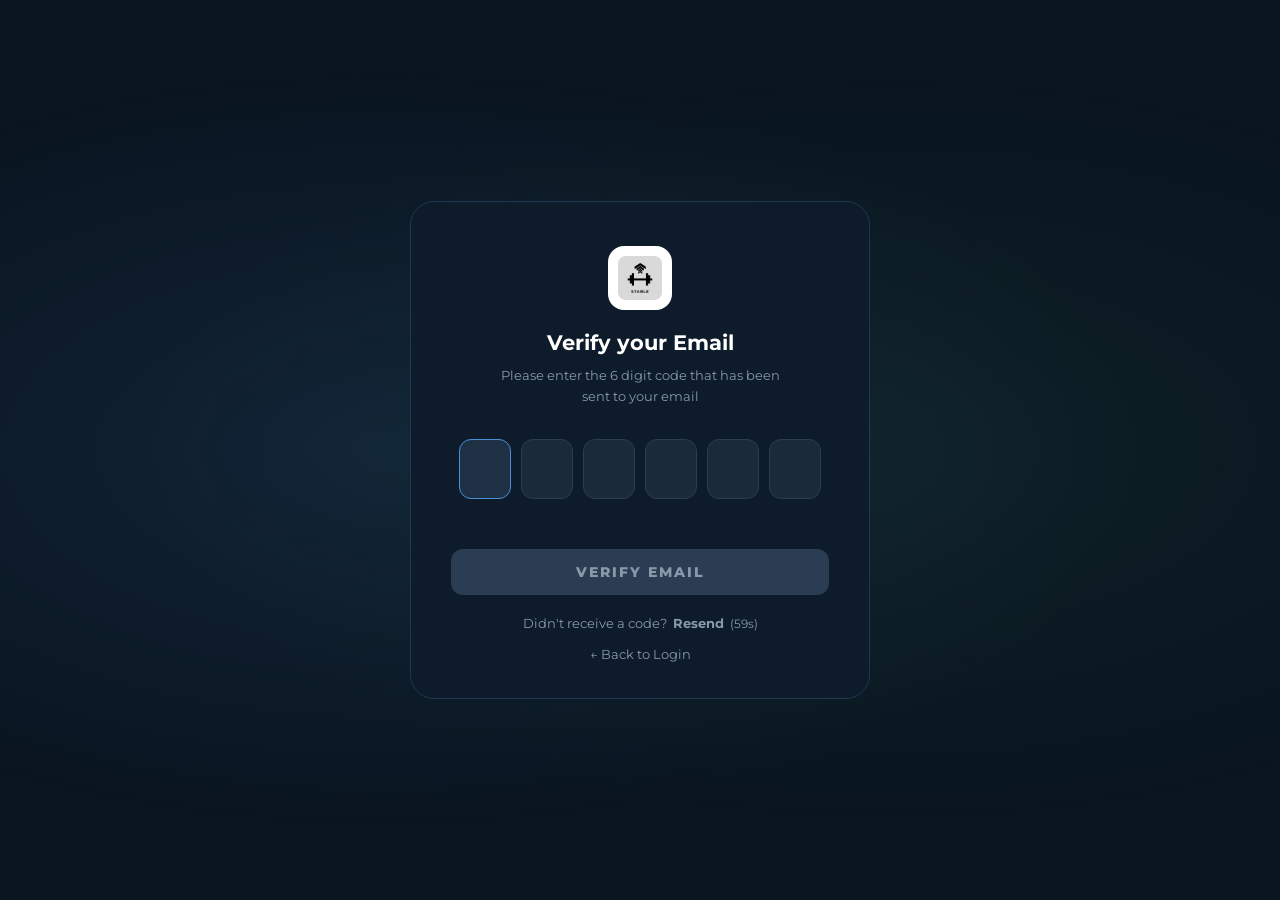
<file: page/verify_email.html>
<!doctype html>
<html lang="en">
  <head>
    <meta charset="UTF-8" />
    <meta name="viewport" content="width=device-width, initial-scale=1.0" />
    <title>Verify Email — STABLE</title>
    <link rel="preconnect" href="https://fonts.googleapis.com" />
    <link rel="preconnect" href="https://fonts.gstatic.com" crossorigin />
    <link href="https://fonts.googleapis.com/css2?family=Lexend+Giga:wght@100..900&family=Montserrat:ital,wght@0,100..900;1,100..900&display=swap" rel="stylesheet" />
    <link rel="stylesheet" href="../css/verify-email.css" />
  </head>
  <body>

    <div class="bg-blur"></div>

    <div class="card">
      <div class="logo-wrap">
        <img src="../Img/logo.png" alt="Logo" />
      </div>

      <h1>Verify your Email</h1>
      <p class="subtitle">Please enter the 6 digit code that has been<br/>sent to your email</p>

      <div class="otp-wrap" id="otpWrap">
        <input class="otp-input" type="text" maxlength="1" inputmode="numeric" pattern="[0-9]" />
        <input class="otp-input" type="text" maxlength="1" inputmode="numeric" pattern="[0-9]" />
        <input class="otp-input" type="text" maxlength="1" inputmode="numeric" pattern="[0-9]" />
        <input class="otp-input" type="text" maxlength="1" inputmode="numeric" pattern="[0-9]" />
        <input class="otp-input" type="text" maxlength="1" inputmode="numeric" pattern="[0-9]" />
        <input class="otp-input" type="text" maxlength="1" inputmode="numeric" pattern="[0-9]" />
      </div>

      <p class="error-msg" id="errorMsg"></p>

      <button class="btn-verify" id="verifyBtn">VERIFY EMAIL</button>

      <p class="resend-text">
        Didn't receive a code?
        <button class="resend-btn" id="resendBtn">Resend</button>
        <span id="resendTimer"></span>
      </p>

      <a href="../page/login.html" class="back-link">← Back to Login</a>
    </div>

    <script src="../js/verify-email.js"></script>
  </body>
</html>
</file>
<file: css/verify-email.css>
*, *::before, *::after { box-sizing: border-box; margin: 0; padding: 0; }

:root {
  --navy:       #0d1b2a;
  --navy-card:  #111c2a;
  --navy-light: #1e2e3e;
  --border:     #2a3d52;
  --accent:     #4a90d9;
  --white:      #ffffff;
  --muted:      #8899aa;
}

body {
  font-family: 'Montserrat', sans-serif;
  background: #0a1520;
  min-height: 100vh;
  display: flex;
  align-items: center;
  justify-content: center;
  position: relative;
  overflow: hidden;
}

/* Background blur overlay */
.bg-blur {
  position: fixed;
  inset: 0;
  background:
    radial-gradient(ellipse at 30% 50%, rgba(74,144,217,0.12) 0%, transparent 60%),
    radial-gradient(ellipse at 70% 50%, rgba(80,200,120,0.06) 0%, transparent 60%);
  z-index: 0;
}

/* Card */
.card {
  position: relative;
  z-index: 1;
  background: #0d1b2a;
  border: 1px solid #1e3a52;
  border-radius: 24px;
  padding: 44px 40px 36px;
  width: 100%;
  max-width: 460px;
  display: flex;
  flex-direction: column;
  align-items: center;
  gap: 0;
  animation: fadeUp 0.5s ease forwards;
}

@keyframes fadeUp {
  from { opacity: 0; transform: translateY(20px); }
  to   { opacity: 1; transform: translateY(0); }
}

/* Logo */
.logo-wrap {
  background: #fff;
  border-radius: 16px;
  padding: 10px;
  margin-bottom: 20px;
}

.logo-wrap img {
  width: 44px;
  height: 44px;
  display: block;
}

/* Title */
h1 {
  font-family: 'Montserrat', sans-serif;
  font-size: 1.3rem;
  font-weight: 700;
  color: var(--white);
  margin-bottom: 10px;
  text-align: center;
}

.subtitle {
  font-size: 0.82rem;
  color: var(--muted);
  text-align: center;
  line-height: 1.6;
  margin-bottom: 32px;
}

/* OTP Inputs */
.otp-wrap {
  display: flex;
  gap: 10px;
  margin-bottom: 12px;
}

.otp-input {
  width: 52px;
  height: 60px;
  background: #1a2a38;
  border: 1.5px solid #2a3d52;
  border-radius: 12px;
  color: #fff;
  font-family: 'Lexend Giga', sans-serif;
  font-size: 1.4rem;
  font-weight: 700;
  text-align: center;
  outline: none;
  transition: border-color 0.2s, background 0.2s;
  caret-color: transparent;
}

.otp-input:focus {
  border-color: #4a90d9;
  background: #1e3044;
}

.otp-input.filled {
  border-color: #4a90d9;
}

.otp-input.error {
  border-color: #ff4d4d;
  background: rgba(255,77,77,0.08);
  animation: shake 0.3s ease;
}

@keyframes shake {
  0%, 100% { transform: translateX(0); }
  25%       { transform: translateX(-4px); }
  75%       { transform: translateX(4px); }
}

/* Error msg */
.error-msg {
  font-size: 0.78rem;
  color: #ff4d4d;
  min-height: 18px;
  text-align: center;
  margin-bottom: 20px;
}

/* Verify button */
.btn-verify {
  width: 100%;
  padding: 14px;
  background: #e8edf2;
  color: #0d1b2a;
  border: none;
  border-radius: 12px;
  font-family: 'Montserrat', sans-serif;
  font-weight: 800;
  font-size: 0.88rem;
  letter-spacing: 2px;
  cursor: pointer;
  transition: background 0.2s, transform 0.1s;
  margin-bottom: 20px;
}

.btn-verify:hover { background: #fff; }
.btn-verify:active { transform: scale(0.98); }

.btn-verify:disabled {
  background: #2a3d52;
  color: #8899aa;
  cursor: not-allowed;
}

/* Resend */
.resend-text {
  font-size: 0.82rem;
  color: var(--muted);
  display: flex;
  align-items: center;
  gap: 6px;
  margin-bottom: 16px;
}

.resend-btn {
  background: none;
  border: none;
  color: #fff;
  font-family: 'Montserrat', sans-serif;
  font-weight: 700;
  font-size: 0.82rem;
  cursor: pointer;
  text-decoration: underline;
  padding: 0;
  transition: color 0.2s;
}

.resend-btn:hover { color: #60aaff; }

.resend-btn:disabled {
  color: var(--muted);
  cursor: not-allowed;
  text-decoration: none;
}

#resendTimer {
  font-size: 0.78rem;
  color: var(--muted);
}

/* Back link */
.back-link {
  font-size: 0.8rem;
  color: var(--muted);
  text-decoration: none;
  transition: color 0.2s;
}

.back-link:hover { color: var(--white); }

@media (max-width: 900px) {
  .navbar { left: 16px; right: 16px; top: 12px; }
  .hero-inner, .content { padding: 0 20px; }
  .content-row { grid-template-columns: 1fr; }
  .footer-container { grid-template-columns: 1fr; gap: 32px; }
  .footer-links { grid-template-columns: repeat(2, 1fr); }
}
</file>
